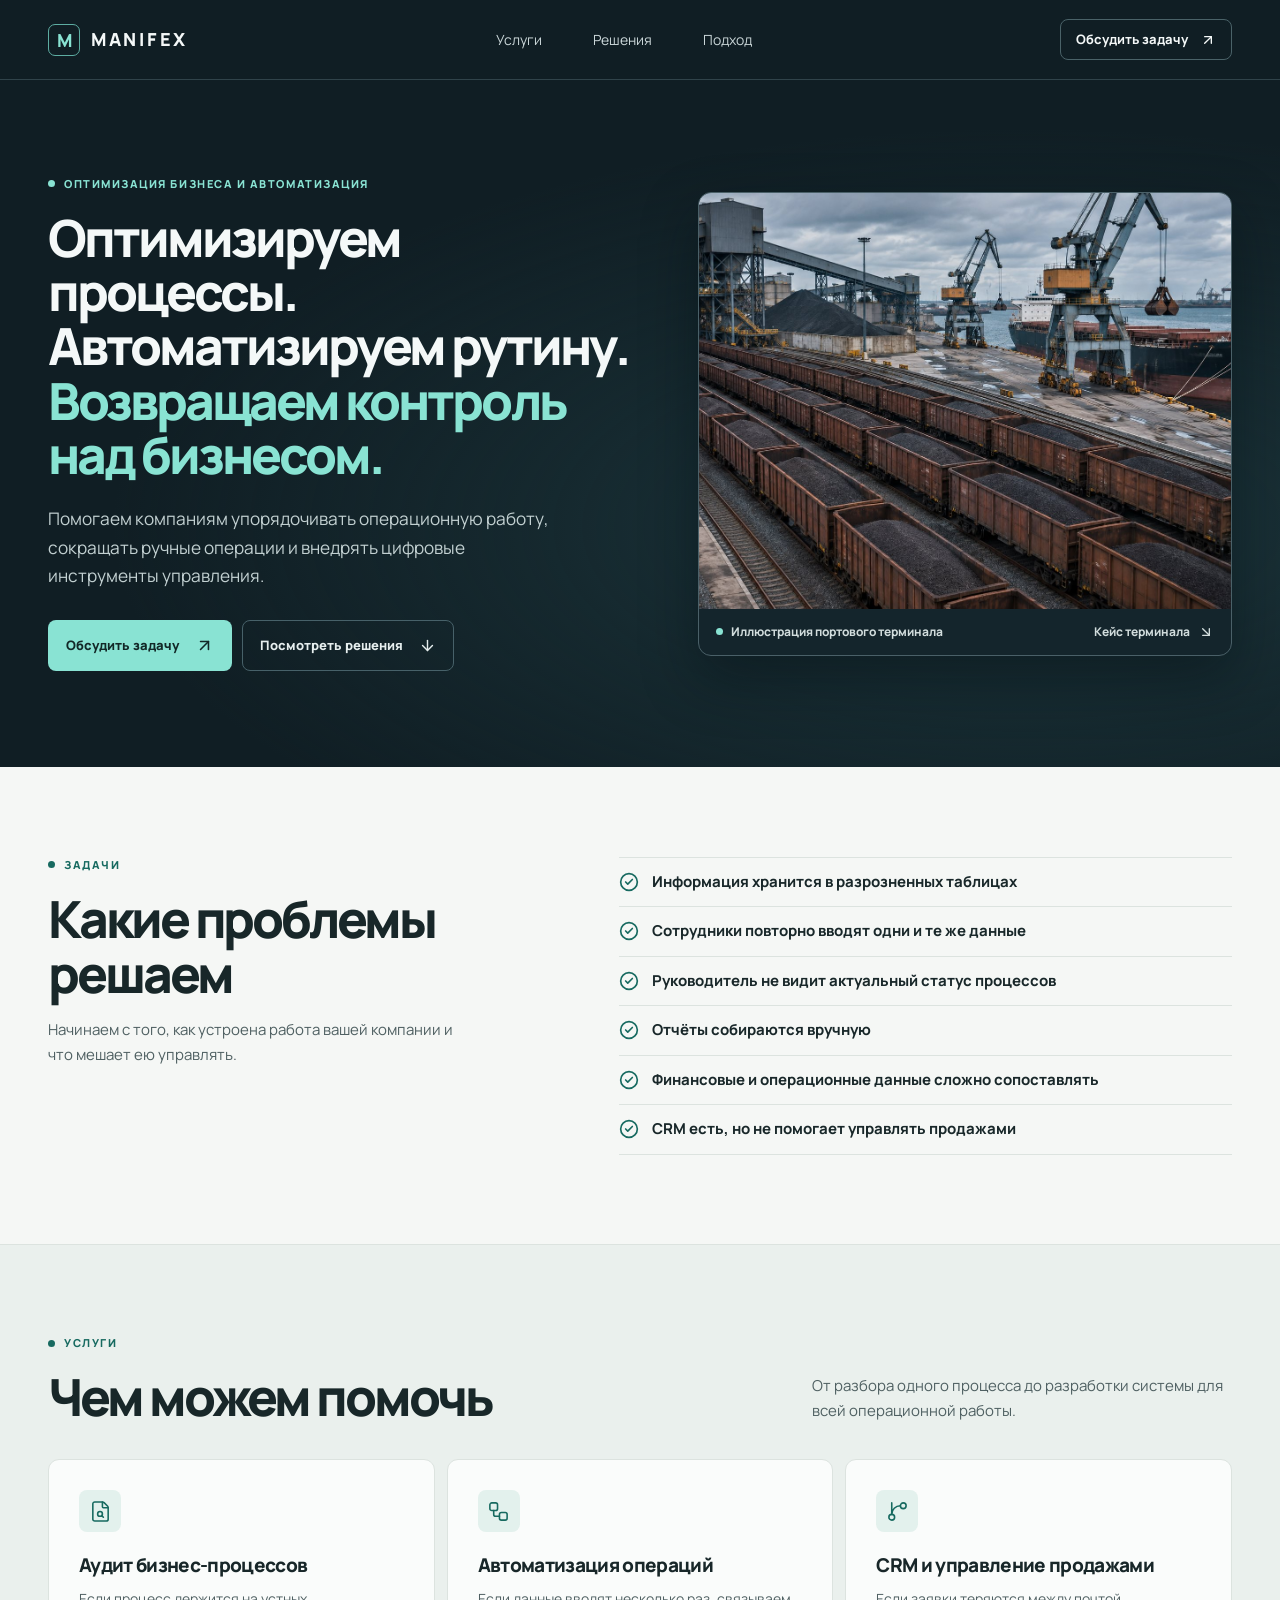
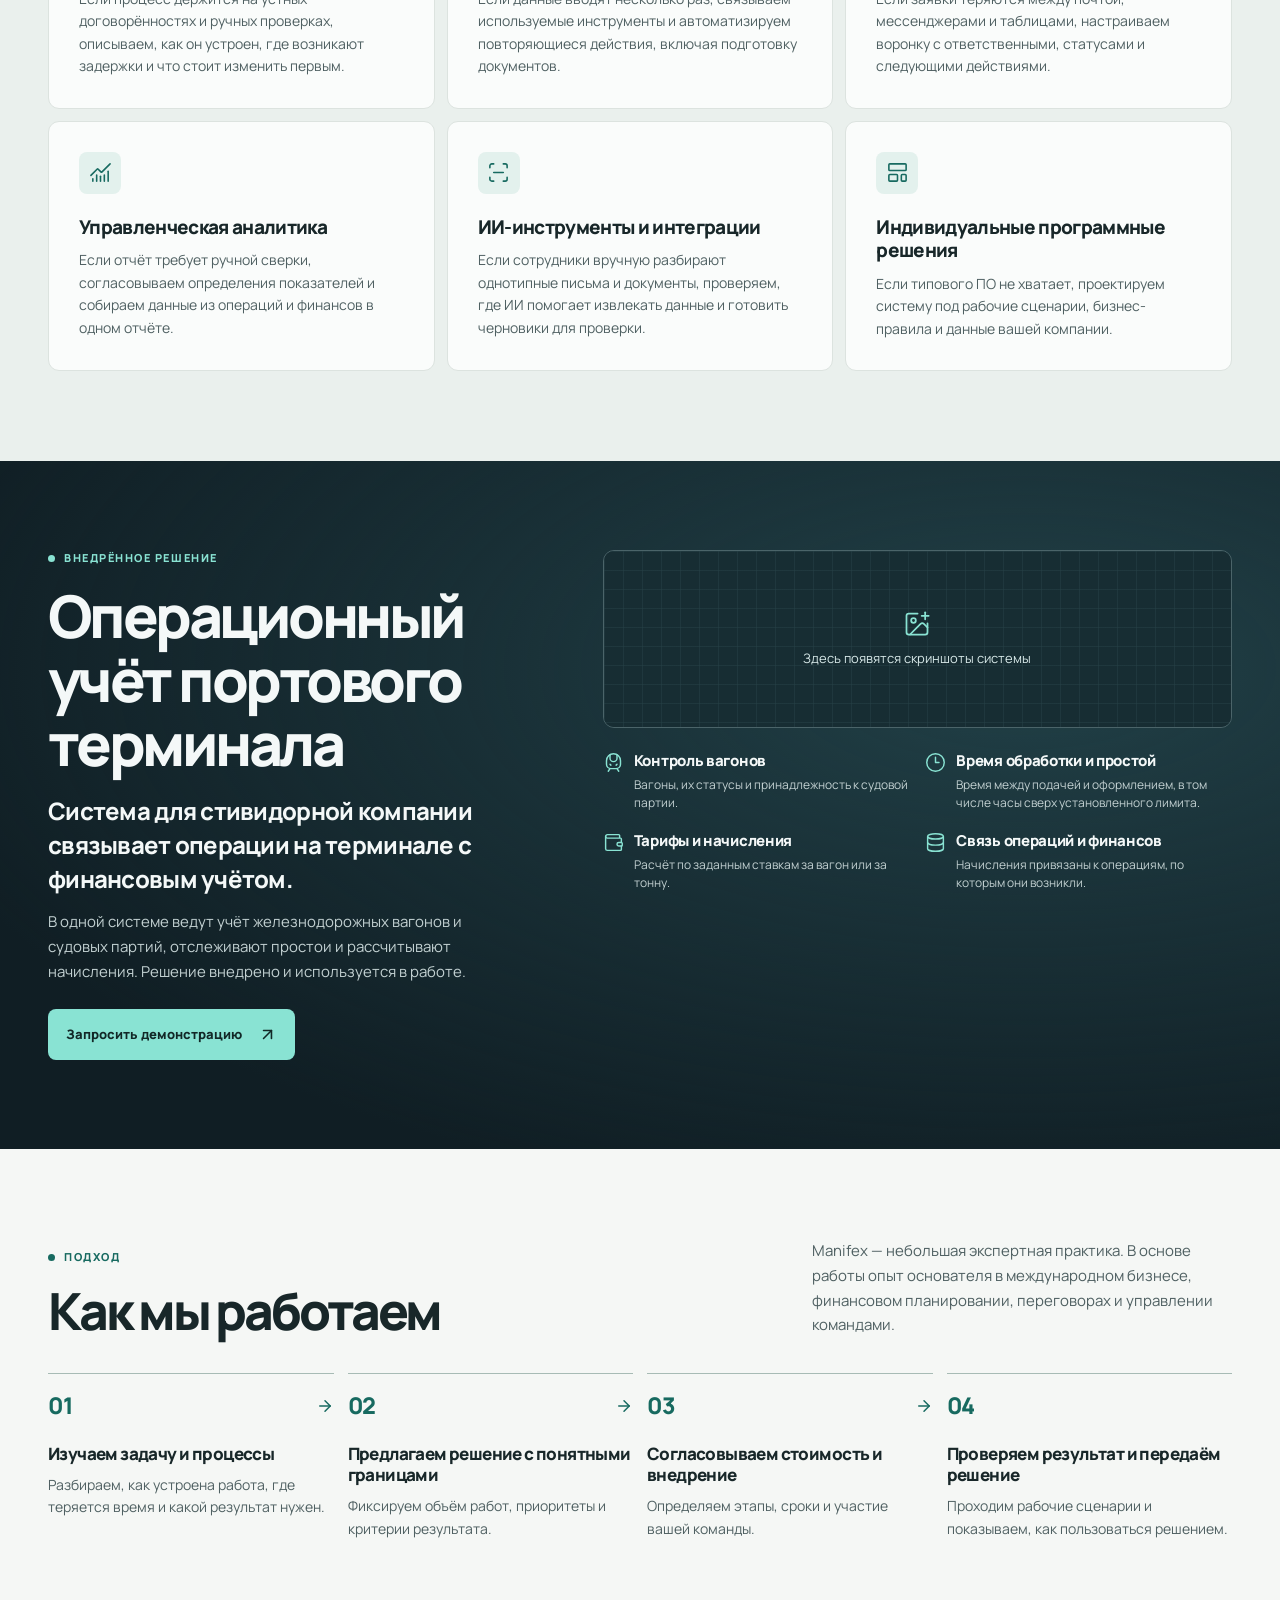
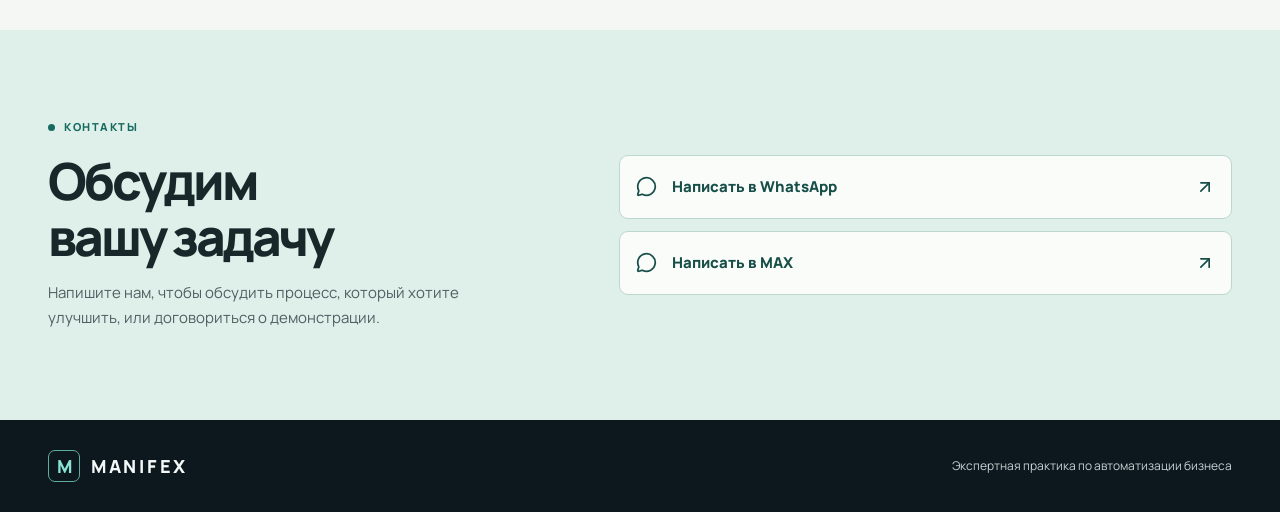
<file: index.html>
<!DOCTYPE html><html lang="ru"><head><meta charSet="utf-8"/><link rel="preconnect" href="./" crossorigin=""/><meta name="viewport" content="width=device-width, initial-scale=1"/><link rel="preload" as="image" href="./terminal.jpg"/><link rel="stylesheet" href="./_next/static/chunks/1vhgx1qafvbm2.css" data-precedence="next"/><title>Manifex — оптимизация и автоматизация бизнес-процессов</title><meta name="description" content="Помогаем компаниям упорядочивать операционную работу, сокращать ручные операции и внедрять цифровые инструменты управления."/><link rel="canonical" href="https://manifex.ru"/><meta property="og:title" content="Manifex — оптимизация и автоматизация бизнес-процессов"/><meta property="og:description" content="Помогаем компаниям упорядочивать операционную работу, сокращать ручные операции и внедрять цифровые инструменты управления."/><meta property="og:url" content="https://manifex.ru"/><meta property="og:site_name" content="Manifex"/><meta property="og:locale" content="ru_RU"/><meta property="og:image" content="https://manifex.ru/terminal.jpg"/><meta property="og:type" content="website"/><meta name="twitter:card" content="summary_large_image"/><meta name="twitter:title" content="Manifex — оптимизация и автоматизация бизнес-процессов"/><meta name="twitter:description" content="Помогаем компаниям упорядочивать операционную работу, сокращать ручные операции и внедрять цифровые инструменты управления."/><meta name="twitter:image" content="https://manifex.ru/terminal.jpg"/><link rel="icon" href="./icon.svg?icon.10ip_ad1omldz.svg" sizes="any" type="image/svg+xml"/></head><body><div hidden=""><!--$--><!--/$--></div><a href="#main" class="skip-link">Перейти к содержанию</a><div id="top" class="dark-shell"><header class="header"><div class="wrap header-inner"><a class="wordmark" href="#top" aria-label="Manifex, в начало страницы"><span class="wordmark-icon" aria-hidden="true">M</span><span>MANIFEX</span></a><nav aria-label="Главное меню"><a href="#services">Услуги</a><a href="#terminal">Решения</a><a href="#process">Подход</a></nav><a href="#contact" class="header-link">Обсудить задачу <svg xmlns="http://www.w3.org/2000/svg" width="16" height="16" viewBox="0 0 24 24" fill="none" stroke="currentColor" stroke-width="2" stroke-linecap="round" stroke-linejoin="round" class="lucide lucide-arrow-up-right" aria-hidden="true"><path d="M7 7h10v10"></path><path d="M7 17 17 7"></path></svg></a></div></header><main id="main"><section class="hero"><div class="wrap hero-grid"><div class="hero-copy"><p class="eyebrow"><i></i> Оптимизация бизнеса и автоматизация</p><h1>Оптимизируем процессы.<!-- --> <!-- -->Автоматизируем рутину.<!-- --> <em>Возвращаем контроль над бизнесом.</em></h1><p class="hero-description">Помогаем компаниям упорядочивать операционную работу, сокращать ручные операции и внедрять цифровые инструменты управления.</p><div class="actions"><a class="button primary" href="#contact">Обсудить задачу <svg xmlns="http://www.w3.org/2000/svg" width="19" height="19" viewBox="0 0 24 24" fill="none" stroke="currentColor" stroke-width="2" stroke-linecap="round" stroke-linejoin="round" class="lucide lucide-arrow-up-right" aria-hidden="true"><path d="M7 7h10v10"></path><path d="M7 17 17 7"></path></svg></a><a class="button ghost" href="#terminal">Посмотреть решения <svg xmlns="http://www.w3.org/2000/svg" width="17" height="17" viewBox="0 0 24 24" fill="none" stroke="currentColor" stroke-width="2" stroke-linecap="round" stroke-linejoin="round" class="lucide lucide-arrow-down" aria-hidden="true"><path d="M12 5v14"></path><path d="m19 12-7 7-7-7"></path></svg></a></div></div><figure class="hero-media"><div class="hero-photo"><img alt="Иллюстрация грузового терминала с вагонами и портовыми кранами" decoding="async" data-nimg="fill" style="position:absolute;height:100%;width:100%;left:0;top:0;right:0;bottom:0;color:transparent" src="./terminal.jpg"/></div><figcaption><span><i></i> Иллюстрация портового терминала</span><a href="#terminal" aria-label="Кейс терминала">Кейс терминала <svg xmlns="http://www.w3.org/2000/svg" width="16" height="16" viewBox="0 0 24 24" fill="none" stroke="currentColor" stroke-width="2" stroke-linecap="round" stroke-linejoin="round" class="lucide lucide-arrow-down-right" aria-hidden="true"><path d="m7 7 10 10"></path><path d="M17 7v10H7"></path></svg></a></figcaption></figure></div></section><section class="section light problems"><div class="wrap split"><div><p class="eyebrow"><i></i> Задачи</p><h2>Какие проблемы<br class="wide-only"/> решаем</h2><p class="section-note">Начинаем с того, как устроена работа вашей компании и что мешает ею управлять.</p></div><ul class="problem-list"><li><svg xmlns="http://www.w3.org/2000/svg" width="20" height="20" viewBox="0 0 24 24" fill="none" stroke="currentColor" stroke-width="2" stroke-linecap="round" stroke-linejoin="round" class="lucide lucide-circle-check lucide-check-circle-2" aria-hidden="true"><circle cx="12" cy="12" r="10"></circle><path d="m16 9-5.5 5.5L8 12"></path></svg>Информация хранится в разрозненных таблицах</li><li><svg xmlns="http://www.w3.org/2000/svg" width="20" height="20" viewBox="0 0 24 24" fill="none" stroke="currentColor" stroke-width="2" stroke-linecap="round" stroke-linejoin="round" class="lucide lucide-circle-check lucide-check-circle-2" aria-hidden="true"><circle cx="12" cy="12" r="10"></circle><path d="m16 9-5.5 5.5L8 12"></path></svg>Сотрудники повторно вводят одни и те же данные</li><li><svg xmlns="http://www.w3.org/2000/svg" width="20" height="20" viewBox="0 0 24 24" fill="none" stroke="currentColor" stroke-width="2" stroke-linecap="round" stroke-linejoin="round" class="lucide lucide-circle-check lucide-check-circle-2" aria-hidden="true"><circle cx="12" cy="12" r="10"></circle><path d="m16 9-5.5 5.5L8 12"></path></svg>Руководитель не видит актуальный статус процессов</li><li><svg xmlns="http://www.w3.org/2000/svg" width="20" height="20" viewBox="0 0 24 24" fill="none" stroke="currentColor" stroke-width="2" stroke-linecap="round" stroke-linejoin="round" class="lucide lucide-circle-check lucide-check-circle-2" aria-hidden="true"><circle cx="12" cy="12" r="10"></circle><path d="m16 9-5.5 5.5L8 12"></path></svg>Отчёты собираются вручную</li><li><svg xmlns="http://www.w3.org/2000/svg" width="20" height="20" viewBox="0 0 24 24" fill="none" stroke="currentColor" stroke-width="2" stroke-linecap="round" stroke-linejoin="round" class="lucide lucide-circle-check lucide-check-circle-2" aria-hidden="true"><circle cx="12" cy="12" r="10"></circle><path d="m16 9-5.5 5.5L8 12"></path></svg>Финансовые и операционные данные сложно сопоставлять</li><li><svg xmlns="http://www.w3.org/2000/svg" width="20" height="20" viewBox="0 0 24 24" fill="none" stroke="currentColor" stroke-width="2" stroke-linecap="round" stroke-linejoin="round" class="lucide lucide-circle-check lucide-check-circle-2" aria-hidden="true"><circle cx="12" cy="12" r="10"></circle><path d="m16 9-5.5 5.5L8 12"></path></svg>CRM есть, но не помогает управлять продажами</li></ul></div></section><section id="services" class="section light service-section"><div class="wrap"><div class="section-heading"><div><p class="eyebrow"><i></i> Услуги</p><h2>Чем можем помочь</h2></div><p class="section-note">От разбора одного процесса до разработки системы для всей операционной работы.</p></div><div class="service-grid"><article class="service-card"><div class="card-icon"><svg xmlns="http://www.w3.org/2000/svg" width="23" height="23" viewBox="0 0 24 24" fill="none" stroke="currentColor" stroke-width="1.65" stroke-linecap="round" stroke-linejoin="round" class="lucide lucide-file-search" aria-hidden="true"><path d="M6 22a2 2 0 0 1-2-2V4a2 2 0 0 1 2-2h8a2.4 2.4 0 0 1 1.704.706l3.588 3.588A2.4 2.4 0 0 1 20 8v12a2 2 0 0 1-2 2z"></path><path d="M14 2v5a1 1 0 0 0 1 1h5"></path><circle cx="11.5" cy="14.5" r="2.5"></circle><path d="M13.3 16.3 15 18"></path></svg></div><h3>Аудит бизнес-процессов</h3><p>Если процесс держится на устных договорённостях и ручных проверках, описываем, как он устроен, где возникают задержки и что стоит изменить первым.</p></article><article class="service-card"><div class="card-icon"><svg xmlns="http://www.w3.org/2000/svg" width="23" height="23" viewBox="0 0 24 24" fill="none" stroke="currentColor" stroke-width="1.65" stroke-linecap="round" stroke-linejoin="round" class="lucide lucide-workflow" aria-hidden="true"><rect width="8" height="8" x="3" y="3" rx="2"></rect><path d="M7 11v4a2 2 0 0 0 2 2h4"></path><rect width="8" height="8" x="13" y="13" rx="2"></rect></svg></div><h3>Автоматизация операций</h3><p>Если данные вводят несколько раз, связываем используемые инструменты и автоматизируем повторяющиеся действия, включая подготовку документов.</p></article><article class="service-card"><div class="card-icon"><svg xmlns="http://www.w3.org/2000/svg" width="23" height="23" viewBox="0 0 24 24" fill="none" stroke="currentColor" stroke-width="1.65" stroke-linecap="round" stroke-linejoin="round" class="lucide lucide-git-branch" aria-hidden="true"><path d="M15 6a9 9 0 0 0-9 9V3"></path><circle cx="18" cy="6" r="3"></circle><circle cx="6" cy="18" r="3"></circle></svg></div><h3>CRM и управление продажами</h3><p>Если заявки теряются между почтой, мессенджерами и таблицами, настраиваем воронку с ответственными, статусами и следующими действиями.</p></article><article class="service-card"><div class="card-icon"><svg xmlns="http://www.w3.org/2000/svg" width="23" height="23" viewBox="0 0 24 24" fill="none" stroke="currentColor" stroke-width="1.65" stroke-linecap="round" stroke-linejoin="round" class="lucide lucide-chart-no-axes-combined" aria-hidden="true"><path d="M12 16v5"></path><path d="M16 14.639V21"></path><path d="M20 10.656V21"></path><path d="m22 3-8.646 8.646a.5.5 0 0 1-.708 0L9.354 8.354a.5.5 0 0 0-.707 0L2 15"></path><path d="M4 18.463V21"></path><path d="M8 14.656V21"></path></svg></div><h3>Управленческая аналитика</h3><p>Если отчёт требует ручной сверки, согласовываем определения показателей и собираем данные из операций и финансов в одном отчёте.</p></article><article class="service-card"><div class="card-icon"><svg xmlns="http://www.w3.org/2000/svg" width="23" height="23" viewBox="0 0 24 24" fill="none" stroke="currentColor" stroke-width="1.65" stroke-linecap="round" stroke-linejoin="round" class="lucide lucide-scan-line" aria-hidden="true"><path d="M3 7V5a2 2 0 0 1 2-2h2"></path><path d="M17 3h2a2 2 0 0 1 2 2v2"></path><path d="M21 17v2a2 2 0 0 1-2 2h-2"></path><path d="M7 21H5a2 2 0 0 1-2-2v-2"></path><path d="M7 12h10"></path></svg></div><h3>ИИ-инструменты и интеграции</h3><p>Если сотрудники вручную разбирают однотипные письма и документы, проверяем, где ИИ помогает извлекать данные и готовить черновики для проверки.</p></article><article class="service-card"><div class="card-icon"><svg xmlns="http://www.w3.org/2000/svg" width="23" height="23" viewBox="0 0 24 24" fill="none" stroke="currentColor" stroke-width="1.65" stroke-linecap="round" stroke-linejoin="round" class="lucide lucide-layout-template" aria-hidden="true"><rect width="18" height="7" x="3" y="3" rx="1"></rect><rect width="9" height="7" x="3" y="14" rx="1"></rect><rect width="5" height="7" x="16" y="14" rx="1"></rect></svg></div><h3>Индивидуальные программные решения</h3><p>Если типового ПО не хватает, проектируем систему под рабочие сценарии, бизнес-правила и данные вашей компании.</p></article></div></div></section><section id="terminal" class="section case-section"><div class="wrap"><div class="case-grid"><div class="case-copy"><p class="eyebrow"><i></i> Внедрённое решение</p><h2>Операционный учёт портового терминала</h2><p class="case-intro">Система для стивидорной компании связывает операции на терминале с финансовым учётом.</p><p class="case-note">В одной системе ведут учёт железнодорожных вагонов и судовых партий, отслеживают простои и рассчитывают начисления. Решение внедрено и используется в работе.</p><a class="button primary" href="#contact">Запросить демонстрацию <svg xmlns="http://www.w3.org/2000/svg" width="19" height="19" viewBox="0 0 24 24" fill="none" stroke="currentColor" stroke-width="2" stroke-linecap="round" stroke-linejoin="round" class="lucide lucide-arrow-up-right" aria-hidden="true"><path d="M7 7h10v10"></path><path d="M7 17 17 7"></path></svg></a></div><div class="case-detail"><div class="case-media"><div class="screen-placeholder"><svg xmlns="http://www.w3.org/2000/svg" width="28" height="28" viewBox="0 0 24 24" fill="none" stroke="currentColor" stroke-width="1.5" stroke-linecap="round" stroke-linejoin="round" class="lucide lucide-image-plus" aria-hidden="true"><path d="M16 5h6"></path><path d="M19 2v6"></path><path d="M21 11.5V19a2 2 0 0 1-2 2H5a2 2 0 0 1-2-2V5a2 2 0 0 1 2-2h7.5"></path><path d="m21 15-3.086-3.086a2 2 0 0 0-2.828 0L6 21"></path><circle cx="9" cy="9" r="2"></circle></svg><span>Здесь появятся скриншоты системы</span></div></div><ul class="scenario-list"><li><svg xmlns="http://www.w3.org/2000/svg" width="21" height="21" viewBox="0 0 24 24" fill="none" stroke="currentColor" stroke-width="1.65" stroke-linecap="round" stroke-linejoin="round" class="lucide lucide-train-front" aria-hidden="true"><path d="M8 3.1V7a4 4 0 0 0 8 0V3.1"></path><path d="m9 15-1-1"></path><path d="m15 15 1-1"></path><path d="M9 19c-2.8 0-5-2.2-5-5v-4a8 8 0 0 1 16 0v4c0 2.8-2.2 5-5 5Z"></path><path d="m8 19-2 3"></path><path d="m16 19 2 3"></path></svg><div><h3>Контроль вагонов</h3><p>Вагоны, их статусы и принадлежность к судовой партии.</p></div></li><li><svg xmlns="http://www.w3.org/2000/svg" width="21" height="21" viewBox="0 0 24 24" fill="none" stroke="currentColor" stroke-width="1.65" stroke-linecap="round" stroke-linejoin="round" class="lucide lucide-clock-3" aria-hidden="true"><circle cx="12" cy="12" r="10"></circle><path d="M12 6v6h4"></path></svg><div><h3>Время обработки и простой</h3><p>Время между подачей и оформлением, в том числе часы сверх установленного лимита.</p></div></li><li><svg xmlns="http://www.w3.org/2000/svg" width="21" height="21" viewBox="0 0 24 24" fill="none" stroke="currentColor" stroke-width="1.65" stroke-linecap="round" stroke-linejoin="round" class="lucide lucide-wallet" aria-hidden="true"><path d="M19 7V4a1 1 0 0 0-1-1H5a2 2 0 0 0 0 4h15a1 1 0 0 1 1 1v4h-3a2 2 0 0 0 0 4h3a1 1 0 0 0 1-1v-2a1 1 0 0 0-1-1"></path><path d="M3 5v14a2 2 0 0 0 2 2h15a1 1 0 0 0 1-1v-4"></path></svg><div><h3>Тарифы и начисления</h3><p>Расчёт по заданным ставкам за вагон или за тонну.</p></div></li><li><svg xmlns="http://www.w3.org/2000/svg" width="21" height="21" viewBox="0 0 24 24" fill="none" stroke="currentColor" stroke-width="1.65" stroke-linecap="round" stroke-linejoin="round" class="lucide lucide-database" aria-hidden="true"><ellipse cx="12" cy="5" rx="9" ry="3"></ellipse><path d="M3 5V19A9 3 0 0 0 21 19V5"></path><path d="M3 12A9 3 0 0 0 21 12"></path></svg><div><h3>Связь операций и финансов</h3><p>Начисления привязаны к операциям, по которым они возникли.</p></div></li></ul></div></div></div></section><section id="process" class="section light process"><div class="wrap"><div class="section-heading"><div><p class="eyebrow"><i></i> Подход</p><h2>Как мы работаем</h2></div><p class="section-note">Manifex — небольшая экспертная практика. В основе работы опыт основателя в международном бизнесе, финансовом планировании, переговорах и управлении командами.</p></div><ol class="step-grid"><li><div class="step-number">0<!-- -->1<svg xmlns="http://www.w3.org/2000/svg" width="18" height="18" viewBox="0 0 24 24" fill="none" stroke="currentColor" stroke-width="2" stroke-linecap="round" stroke-linejoin="round" class="lucide lucide-arrow-right" aria-hidden="true"><path d="M5 12h14"></path><path d="m12 5 7 7-7 7"></path></svg></div><h3>Изучаем задачу и процессы</h3><p>Разбираем, как устроена работа, где теряется время и какой результат нужен.</p></li><li><div class="step-number">0<!-- -->2<svg xmlns="http://www.w3.org/2000/svg" width="18" height="18" viewBox="0 0 24 24" fill="none" stroke="currentColor" stroke-width="2" stroke-linecap="round" stroke-linejoin="round" class="lucide lucide-arrow-right" aria-hidden="true"><path d="M5 12h14"></path><path d="m12 5 7 7-7 7"></path></svg></div><h3>Предлагаем решение с понятными границами</h3><p>Фиксируем объём работ, приоритеты и критерии результата.</p></li><li><div class="step-number">0<!-- -->3<svg xmlns="http://www.w3.org/2000/svg" width="18" height="18" viewBox="0 0 24 24" fill="none" stroke="currentColor" stroke-width="2" stroke-linecap="round" stroke-linejoin="round" class="lucide lucide-arrow-right" aria-hidden="true"><path d="M5 12h14"></path><path d="m12 5 7 7-7 7"></path></svg></div><h3>Согласовываем стоимость и внедрение</h3><p>Определяем этапы, сроки и участие вашей команды.</p></li><li><div class="step-number">0<!-- -->4<svg xmlns="http://www.w3.org/2000/svg" width="18" height="18" viewBox="0 0 24 24" fill="none" stroke="currentColor" stroke-width="2" stroke-linecap="round" stroke-linejoin="round" class="lucide lucide-arrow-right" aria-hidden="true"><path d="M5 12h14"></path><path d="m12 5 7 7-7 7"></path></svg></div><h3>Проверяем результат и передаём решение</h3><p>Проходим рабочие сценарии и показываем, как пользоваться решением.</p></li></ol></div></section><section id="contact" class="section contact"><div class="wrap split"><div><p class="eyebrow"><i></i> Контакты</p><h2>Обсудим вашу задачу</h2><p class="section-note">Напишите нам, чтобы обсудить процесс, который хотите улучшить, или договориться о демонстрации.</p></div><ul class="contact-links" aria-label="Способы связи"><li><a class="contact-link" href="https://wa.me/79990402246"><svg xmlns="http://www.w3.org/2000/svg" width="21" height="21" viewBox="0 0 24 24" fill="none" stroke="currentColor" stroke-width="2" stroke-linecap="round" stroke-linejoin="round" class="lucide lucide-message-circle" aria-hidden="true"><path d="M2.992 16.342a2 2 0 0 1 .094 1.167l-1.065 3.29a1 1 0 0 0 1.236 1.168l3.413-.998a2 2 0 0 1 1.099.092 10 10 0 1 0-4.777-4.719"></path></svg><span>Написать в <!-- -->WhatsApp</span><svg xmlns="http://www.w3.org/2000/svg" width="20" height="20" viewBox="0 0 24 24" fill="none" stroke="currentColor" stroke-width="2" stroke-linecap="round" stroke-linejoin="round" class="lucide lucide-arrow-up-right" aria-hidden="true"><path d="M7 7h10v10"></path><path d="M7 17 17 7"></path></svg></a></li><li><a class="contact-link" href="https://max.ru/u/f9LHodD0cOLcnaWFb76YtKHF0Sr80ey05gPYmKzU_F0d6wosGeoFaYwDbgc"><svg xmlns="http://www.w3.org/2000/svg" width="21" height="21" viewBox="0 0 24 24" fill="none" stroke="currentColor" stroke-width="2" stroke-linecap="round" stroke-linejoin="round" class="lucide lucide-message-circle" aria-hidden="true"><path d="M2.992 16.342a2 2 0 0 1 .094 1.167l-1.065 3.29a1 1 0 0 0 1.236 1.168l3.413-.998a2 2 0 0 1 1.099.092 10 10 0 1 0-4.777-4.719"></path></svg><span>Написать в <!-- -->MAX</span><svg xmlns="http://www.w3.org/2000/svg" width="20" height="20" viewBox="0 0 24 24" fill="none" stroke="currentColor" stroke-width="2" stroke-linecap="round" stroke-linejoin="round" class="lucide lucide-arrow-up-right" aria-hidden="true"><path d="M7 7h10v10"></path><path d="M7 17 17 7"></path></svg></a></li></ul></div></section></main><footer class="footer"><div class="wrap footer-inner"><a class="wordmark" href="#top" aria-label="Manifex, в начало страницы"><span class="wordmark-icon" aria-hidden="true">M</span><span>MANIFEX</span></a><p>Экспертная практика по автоматизации бизнеса</p></div></footer></div><!--$--><!--/$--></body></html>
</file>
<file: _next/static/chunks/1vhgx1qafvbm2.css>
@font-face{font-family:Manrope Variable;font-style:normal;font-display:swap;font-weight:200 800;src:url(../media/manrope-cyrillic-ext-wght-normal.1dtltwig2y3wh.woff2)format("woff2-variations");unicode-range:U+460-52F,U+1C80-1C8A,U+20B4,U+2DE0-2DFF,U+A640-A69F,U+FE2E-FE2F}@font-face{font-family:Manrope Variable;font-style:normal;font-display:swap;font-weight:200 800;src:url(../media/manrope-cyrillic-wght-normal.1hmx3sz6swr8m.woff2)format("woff2-variations");unicode-range:U+301,U+400-45F,U+490-491,U+4B0-4B1,U+2116}@font-face{font-family:Manrope Variable;font-style:normal;font-display:swap;font-weight:200 800;src:url(../media/manrope-greek-wght-normal.37b2k1x9f-55d.woff2)format("woff2-variations");unicode-range:U+370-377,U+37A-37F,U+384-38A,U+38C,U+38E-3A1,U+3A3-3FF}@font-face{font-family:Manrope Variable;font-style:normal;font-display:swap;font-weight:200 800;src:url(../media/manrope-vietnamese-wght-normal.3xvzy9_grgcx4.woff2)format("woff2-variations");unicode-range:U+102-103,U+110-111,U+128-129,U+168-169,U+1A0-1A1,U+1AF-1B0,U+300-301,U+303-304,U+308-309,U+323,U+329,U+1EA0-1EF9,U+20AB}@font-face{font-family:Manrope Variable;font-style:normal;font-display:swap;font-weight:200 800;src:url(../media/manrope-latin-ext-wght-normal.0-hru0xfwhnbp.woff2)format("woff2-variations");unicode-range:U+100-2BA,U+2BD-2C5,U+2C7-2CC,U+2CE-2D7,U+2DD-2FF,U+304,U+308,U+329,U+1D00-1DBF,U+1E00-1E9F,U+1EF2-1EFF,U+2020,U+20A0-20AB,U+20AD-20C0,U+2113,U+2C60-2C7F,U+A720-A7FF}@font-face{font-family:Manrope Variable;font-style:normal;font-display:swap;font-weight:200 800;src:url(../media/manrope-latin-wght-normal.1p_a2k8qd5zhp.woff2)format("woff2-variations");unicode-range:U+??,U+131,U+152-153,U+2BB-2BC,U+2C6,U+2DA,U+2DC,U+304,U+308,U+329,U+2000-206F,U+20AC,U+2122,U+2191,U+2193,U+2212,U+2215,U+FEFF,U+FFFD}
@layer theme{:root,:host{--font-sans:-apple-system, BlinkMacSystemFont, "Segoe UI", Roboto, "Helvetica Neue", "Noto Sans", Arial, sans-serif, "Apple Color Emoji", "Segoe UI Emoji", "Segoe UI Symbol", "Noto Color Emoji";--font-mono:ui-monospace, SFMono-Regular, Menlo, Monaco, Consolas, "Liberation Mono", "Courier New", monospace;--default-font-family:var(--font-sans);--default-mono-font-family:var(--font-mono)}}@layer base{*,:after,:before,::backdrop{box-sizing:border-box;border:0 solid;margin:0;padding:0}::file-selector-button{box-sizing:border-box;border:0 solid;margin:0;padding:0}html,:host{-webkit-text-size-adjust:100%;tab-size:4;line-height:1.5;font-family:var(--default-font-family,-apple-system, BlinkMacSystemFont, "Segoe UI", Roboto, "Helvetica Neue", "Noto Sans", Arial, sans-serif, "Apple Color Emoji", "Segoe UI Emoji", "Segoe UI Symbol", "Noto Color Emoji");font-feature-settings:var(--default-font-feature-settings,normal);font-variation-settings:var(--default-font-variation-settings,normal);-webkit-tap-highlight-color:transparent}hr{height:0;color:inherit;border-top-width:1px}abbr:where([title]){-webkit-text-decoration:underline dotted;text-decoration:underline dotted}h1,h2,h3,h4,h5,h6{font-size:inherit;font-weight:inherit}a{color:inherit;-webkit-text-decoration:inherit;-webkit-text-decoration:inherit;-webkit-text-decoration:inherit;-webkit-text-decoration:inherit;text-decoration:inherit}b,strong{font-weight:bolder}code,kbd,samp,pre{font-family:var(--default-mono-font-family,ui-monospace, SFMono-Regular, Menlo, Monaco, Consolas, "Liberation Mono", "Courier New", monospace);font-feature-settings:var(--default-mono-font-feature-settings,normal);font-variation-settings:var(--default-mono-font-variation-settings,normal);font-size:1em}small{font-size:80%}sub,sup{vertical-align:baseline;font-size:75%;line-height:0;position:relative}sub{bottom:-.25em}sup{top:-.5em}table{text-indent:0;border-color:inherit;border-collapse:collapse}:-moz-focusring:where(:not(iframe)){outline:auto}progress{vertical-align:baseline}summary{display:list-item}ol,ul,menu{list-style:none}img,svg,video,canvas,audio,iframe,embed,object{vertical-align:middle;display:block}img,video{max-width:100%;height:auto}button,input,select,optgroup,textarea{font:inherit;font-feature-settings:inherit;font-variation-settings:inherit;letter-spacing:inherit;color:inherit;opacity:1;background-color:#0000;border-radius:0}::file-selector-button{font:inherit;font-feature-settings:inherit;font-variation-settings:inherit;letter-spacing:inherit;color:inherit;opacity:1;background-color:#0000;border-radius:0}:where(select:is([multiple],[size])) optgroup{font-weight:bolder}:where(select:is([multiple],[size])) optgroup option{padding-inline-start:20px}::file-selector-button{margin-inline-end:4px}::placeholder{opacity:1}@supports (not ((-webkit-appearance:-apple-pay-button))) or (contain-intrinsic-size:1px){::placeholder{color:currentColor}@supports (color:color-mix(in lab, red, red)){::placeholder{color:color-mix(in oklab, currentcolor 50%, transparent)}}}textarea{resize:vertical}::-webkit-search-decoration{-webkit-appearance:none}::-webkit-date-and-time-value{min-height:1lh;text-align:inherit}::-webkit-datetime-edit{display:inline-flex}::-webkit-datetime-edit-fields-wrapper{padding:0}::-webkit-datetime-edit{padding-block:0}::-webkit-datetime-edit-year-field{padding-block:0}::-webkit-datetime-edit-month-field{padding-block:0}::-webkit-datetime-edit-day-field{padding-block:0}::-webkit-datetime-edit-hour-field{padding-block:0}::-webkit-datetime-edit-minute-field{padding-block:0}::-webkit-datetime-edit-second-field{padding-block:0}::-webkit-datetime-edit-millisecond-field{padding-block:0}::-webkit-datetime-edit-meridiem-field{padding-block:0}::-webkit-calendar-picker-indicator{line-height:1}:-moz-ui-invalid{box-shadow:none}button,input:where([type=button],[type=reset],[type=submit]){appearance:button}::file-selector-button{appearance:button}::-webkit-inner-spin-button{height:auto}::-webkit-outer-spin-button{height:auto}[hidden]:where(:not([hidden=until-found])){display:none!important}}@layer components,utilities;:root{--dark:#101e24;--dark-deep:#0c181d;--line-dark:#30434a;--ink:#182729;--muted:#4f6062;--teal:#89e3d3;--teal-dark:#176a60;--paper:#f5f7f5;--line:#dce3df}html{scroll-behavior:smooth}body{background:var(--dark);color:var(--ink);margin:0;font-family:Manrope Variable,Arial,sans-serif}a,button,input,textarea{-webkit-tap-highlight-color:transparent}a,button{transition:color .18s,background .18s,border-color .18s,transform .18s}:focus-visible{outline-offset:4px;outline:2px solid #31a89a}section[id]{scroll-margin-top:24px}.wrap{width:min(100% - 96px,1248px);margin-inline:auto}.dark-shell{color:#f4f8f8}.skip-link{z-index:5;color:var(--ink);background:#fff;padding:12px;position:absolute;top:16px;left:16px;transform:translateY(-180%)}.skip-link:focus{transform:none}.header{border-bottom:1px solid var(--line-dark)}.header-inner{justify-content:space-between;align-items:center;gap:28px;min-height:79px;display:flex}.wordmark{letter-spacing:.15em;align-items:center;gap:11px;width:max-content;font-size:18px;font-weight:850;display:inline-flex}.wordmark-icon{width:32px;height:32px;color:var(--teal);letter-spacing:-.06em;border:1px solid #5dada2;border-radius:7px;place-items:center;padding-right:1px;font-size:18px;line-height:1;display:grid}.header nav{color:#cad6d8;align-items:center;gap:clamp(20px,4vw,54px);font-size:14px;display:flex}.header nav a:hover,.footer a:hover{color:var(--teal)}.header-link{white-space:nowrap;border:1px solid #4a6268;border-radius:8px;align-items:center;gap:12px;padding:10px 15px;font-size:13px;font-weight:750;display:inline-flex}.header-link:hover{background:#263b41}.hero{background:radial-gradient(ellipse at 80% 65%, #1b343a, transparent 63%), var(--dark)}.hero-grid{grid-template-columns:1.12fr 1fr;align-items:center;gap:clamp(28px,4vw,60px);padding-block:clamp(56px,7.5vw,106px);display:grid}.hero-copy{min-width:0}.eyebrow{letter-spacing:.14em;text-transform:uppercase;color:var(--teal);align-items:center;gap:9px;margin:0 0 18px;font-size:11px;font-weight:850;line-height:1.45;display:flex}.eyebrow i,.hero-media figcaption i{background:currentColor;border-radius:50%;flex:none;width:7px;height:7px}h1,h2,h3{text-wrap:balance;margin:0;font-weight:820}h1{letter-spacing:-.058em;text-wrap:initial;font-size:clamp(34px,4vw,61px);line-height:1.06}h1 em{color:var(--teal);font-style:normal;display:block}.hero-description{color:#c2d0d1;max-width:520px;margin:24px 0 30px;font-size:clamp(15px,1.35vw,18px);line-height:1.64}.actions{flex-wrap:wrap;gap:10px;display:flex}.button{border:1px solid #0000;border-radius:8px;justify-content:space-between;align-items:center;gap:16px;min-height:51px;padding:0 17px;font-size:13px;font-weight:850;line-height:1.3;display:inline-flex}.button:hover{transform:translateY(-2px)}.button svg{flex:none}.primary{background:var(--teal);color:#122827}.primary:hover{background:#b0f3e7}.ghost{color:#e6eeee;border-color:#476169}.ghost:hover{background:#263b41}.hero-media{background:#14252c;border:1px solid #4a6068;border-radius:13px;min-width:0;margin:0;overflow:hidden;box-shadow:0 22px 55px #050e1270}.hero-photo{aspect-ratio:1.28;position:relative}.hero-photo img{object-fit:cover;object-position:53% 50%}.hero-media figcaption{color:#d2dddd;flex-wrap:wrap;justify-content:space-between;align-items:center;gap:8px;padding:14px 17px;font-size:12px;font-weight:750;display:flex}.hero-media figcaption a,.hero-media figcaption span{align-items:center;gap:8px;display:inline-flex}.hero-media figcaption i,.hero-media figcaption a:hover{color:var(--teal)}.section{padding-block:clamp(56px,7vw,105px)}.light{background:var(--paper);color:var(--ink)}.light .eyebrow{color:var(--teal-dark)}.split{grid-template-columns:.88fr 1.12fr;align-items:start;gap:clamp(28px,7vw,112px);display:grid}h2{letter-spacing:-.06em;font-size:clamp(32px,4vw,56px);line-height:1.08}h3{letter-spacing:-.035em;text-wrap:initial;font-size:19px;line-height:1.25}.section-note{color:var(--muted);max-width:420px;margin:17px 0 0;font-size:15px;line-height:1.66}.problem-list{margin:0;padding:0;list-style:none}.problem-list li{border-bottom:1px solid var(--line);align-items:flex-start;gap:13px;padding:13px 0;font-size:15px;font-weight:730;display:flex}.problem-list li:first-child{border-top:1px solid var(--line)}.problem-list svg{color:var(--teal-dark);flex-shrink:0;margin-top:1px}.service-section{border-top:1px solid var(--line);background:#eaf0ed}.section-heading{justify-content:space-between;align-items:end;gap:18px 48px;margin-bottom:35px;display:flex}.section-heading .section-note{margin:0}.service-grid{grid-template-columns:repeat(3,minmax(0,1fr));gap:12px;display:grid}.service-card{border:1px solid var(--line);background:#fafcfb;border-radius:11px;min-height:198px;padding:clamp(17px,2.4vw,30px)}.card-icon{color:var(--teal-dark);background:#e3f1ed;border-radius:8px;place-items:center;width:42px;height:42px;margin-bottom:22px;display:grid}.service-card p,.step-grid p{color:var(--muted);margin:10px 0 0;font-size:14px;line-height:1.6}.case-section{background:radial-gradient(ellipse at 80% 30%, #214047, transparent 80%), var(--dark)}.case-grid{grid-template-columns:.85fr 1.15fr;gap:clamp(26px,7vw,102px);display:grid}.case-copy h2{font-size:clamp(34px,4.6vw,64px)}.case-intro{letter-spacing:-.03em;margin:19px 0 0;font-size:clamp(17px,2vw,24px);font-weight:750;line-height:1.42}.case-note{color:#c2d0d1;margin:14px 0 24px;font-size:15px;line-height:1.65}.case-media{border:1px solid #4b6469;border-radius:11px;overflow:hidden}.case-media img{width:100%;height:auto;display:block}.screen-placeholder{text-align:center;color:#d6e7e7;background-color:#172d33;background-image:linear-gradient(#29454a70 1px,#0000 1px),linear-gradient(90deg,#29454a70 1px,#0000 1px);background-size:19px 19px;flex-direction:column;justify-content:center;align-items:center;gap:11px;min-height:176px;padding:24px;font-size:13px;display:flex}.screen-placeholder svg,.scenario-list svg{color:var(--teal);flex-shrink:0}.scenario-list{grid-template-columns:repeat(2,minmax(0,1fr));gap:20px 16px;margin:24px 0 0;padding:0;list-style:none;display:grid}.scenario-list li{gap:10px;display:flex}.scenario-list h3{letter-spacing:-.02em;font-size:15px}.scenario-list p{color:#c2d0d1;margin:5px 0 0;font-size:12px;line-height:1.5}.step-grid{grid-template-columns:repeat(4,minmax(0,1fr));gap:14px;margin:0;padding:0;list-style:none;display:grid}.step-grid li{border-top:1px solid #a7bbb5;padding-top:14px}.step-number{color:var(--teal-dark);letter-spacing:-.045em;justify-content:space-between;align-items:center;margin:0 0 20px;font-size:23px;font-weight:850;display:flex}.step-grid li:last-child svg{visibility:hidden}.step-grid h3{font-size:17px}.contact{color:var(--ink);background:#def0e9}.contact .eyebrow{color:var(--teal-dark)}.contact .split{align-items:center}.contact-links{gap:12px;margin:0;padding:0;list-style:none;display:grid}.contact-link{color:#174e48;background:#fafcfa;border:1px solid #bdd6ce;border-radius:9px;grid-template-columns:auto 1fr auto;align-items:center;gap:15px;width:100%;min-height:64px;padding:12px 16px;font-size:15px;font-weight:800;display:grid}.contact-link:hover{background:#f0faf5;border-color:#5a9d90;transform:translateY(-2px)}.footer{background:var(--dark-deep);color:#c6d1d2}.footer-inner{flex-wrap:wrap;justify-content:space-between;align-items:center;gap:16px 30px;padding-block:30px;font-size:12px;display:flex}.footer .wordmark{color:#f4f8f8}@media (max-width:1050px){.wrap{width:calc(100% - 64px)}.hero-grid{gap:24px}.header-inner{min-height:68px}}@media (max-width:820px){.hero-grid,.split,.case-grid{grid-template-columns:minmax(0,1fr)}.hero-grid{gap:29px}.hero-copy{max-width:680px}h1{font-size:clamp(34px,7vw,57px)}.hero-photo{aspect-ratio:1.75}.service-grid,.step-grid{grid-template-columns:repeat(2,minmax(0,1fr))}.section-heading{flex-direction:column;align-items:start}.wide-only{display:none}}@media (max-width:680px){.header-inner{grid-template-columns:1fr auto;gap:12px;padding-block:12px;display:grid}.header nav{grid-area:2/1/auto/-1;gap:24px;padding:4px 0 0;font-size:13px}}@media (max-width:580px){.wrap{width:calc(100% - 36px)}.header-link{gap:6px;padding:8px 9px;font-size:11px}.wordmark{gap:7px;font-size:15px}.wordmark-icon{width:28px;height:28px;font-size:15px}.hero-grid{padding-block:45px 49px}h1{font-size:clamp(30px,8.7vw,43px)}.hero-description{margin-block:18px 22px}.actions .button{gap:8px;min-height:45px;padding-inline:11px;font-size:12px}.hero-photo{aspect-ratio:1.46}.section-heading{margin-bottom:24px}.service-grid,.scenario-list{grid-template-columns:minmax(0,1fr)}.service-card{min-height:0}.card-icon{margin-bottom:13px}.step-grid{gap:22px 14px}.step-number{margin-bottom:10px}}@media (prefers-reduced-motion:reduce){html{scroll-behavior:auto}*,:before,:after{transition:none!important}}
</file>
